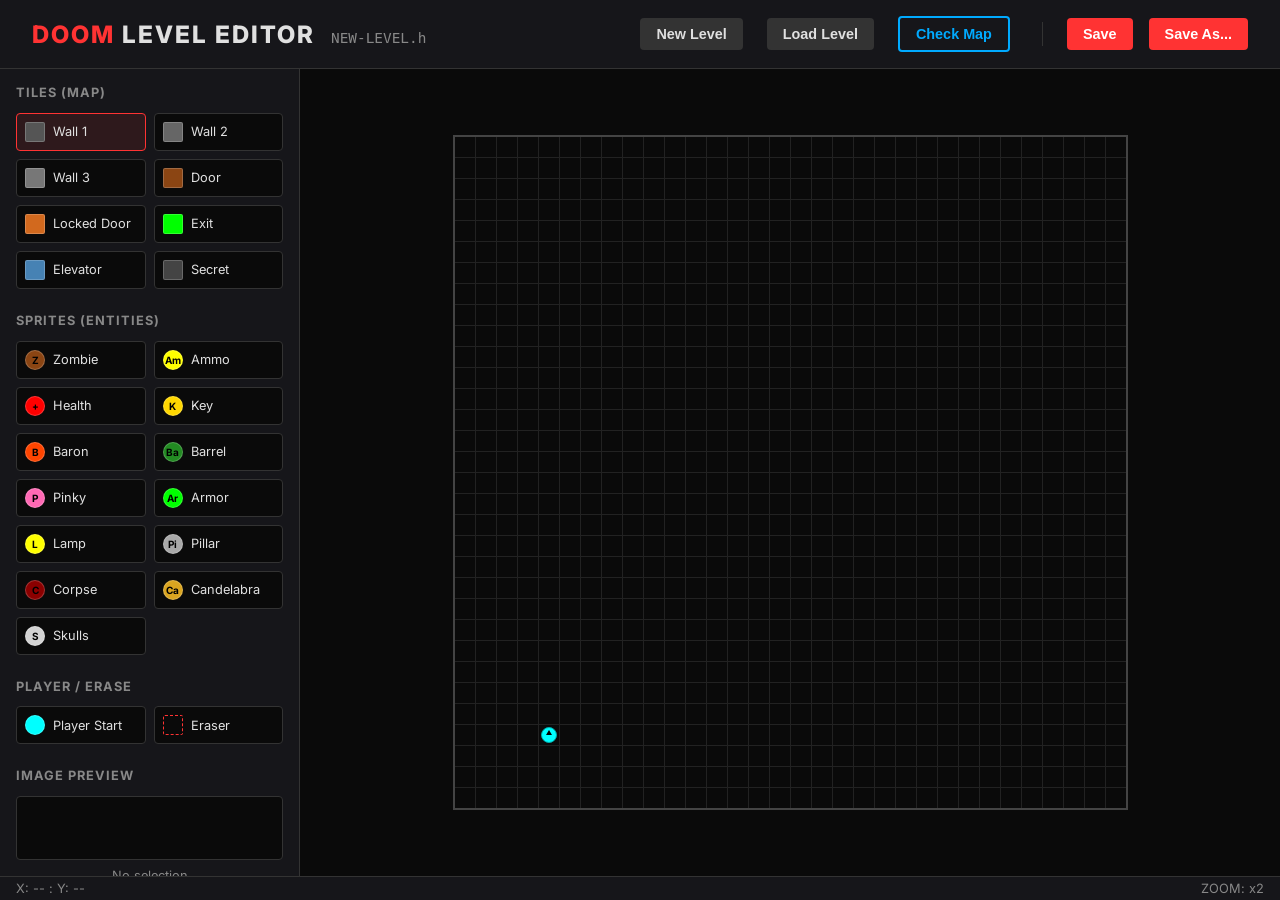
<file: tools/doom-editor/index.html>
<!DOCTYPE html>
<html lang="en">
<head>
    <meta charset="UTF-8">
    <meta name="viewport" content="width=device-width, initial-scale=1.0">
    <title>E-OS DOOM Level Editor</title>
    <link rel="stylesheet" href="style.css?v=5">
    <link href="https://fonts.googleapis.com/css2?family=Inter:wght@400;600;800&display=swap" rel="stylesheet">
</head>
<body>
    <div class="app-container">
        <!-- Header -->
        <header class="header">
            <div style="display: flex; align-items: baseline; gap: 1rem;">
                <h1><span class="highlight">DOOM</span> LEVEL EDITOR</h1>
                <span id="current-filename" style="color: var(--text-muted); font-family: monospace; font-size: 0.9rem;">NEW-LEVEL.h</span>
            </div>
            <div class="actions" style="display: flex; align-items: center; gap: 1rem;">
                <button id="btn-new" class="btn btn-secondary">New Level</button>
                <button id="btn-load" class="btn btn-secondary">Load Level</button>
                <button id="btn-check-map" class="btn btn-secondary" style="background-color: transparent; color: var(--accent-blue); border: 2px solid var(--accent-blue); font-weight: bold;">Check Map</button>
                <div style="width: 1px; height: 24px; background-color: var(--border-color); margin: 0 0.5rem;"></div>
                <button id="btn-save" class="btn btn-primary" disabled>Save</button>
                <button id="btn-save-as" class="btn btn-primary">Save As...</button>
            </div>
        </header>

        <!-- Main Content -->
        <main class="main-content" style="position: relative;">
            <!-- Left Sidebar: Tools & Palette -->
            <aside class="sidebar">
                <div class="panel">
                    <h2>Tiles (Map)</h2>
                    <div class="palette-grid" id="tile-palette">
                        <!-- Populated by JS -->
                    </div>
                </div>

                <div class="panel">
                    <h2>Sprites (Entities)</h2>
                    <div class="palette-grid" id="sprite-palette">
                        <!-- Populated by JS -->
                    </div>
                </div>

                <div class="panel">
                    <h2>Player / Erase</h2>
                    <div class="palette-grid" id="action-palette">
                        <div class="palette-item" data-action="player">
                            <div class="preview player"></div>
                            <span class="label">Player Start</span>
                        </div>
                        <div class="palette-item" data-action="erase">
                            <div class="preview erase"></div>
                            <span class="label">Eraser</span>
                        </div>
                    </div>
                </div>

                <div class="panel">
                    <h2>Image Preview</h2>
                    <div id="image-preview-box" style="width: 100%; height: 64px; background-color: var(--bg-main); border: 1px solid var(--border-color); background-size: contain; background-repeat: no-repeat; background-position: center; border-radius: 4px; image-rendering: pixelated;">
                    </div>
                    <div id="image-preview-name" style="text-align: center; margin-top: 0.5rem; font-size: 0.8rem; color: var(--text-muted); min-height: 1rem;">No selection</div>
                </div>

            </aside>

            <!-- Center: Editor Grid -->
            <section class="editor-area">
                <div class="canvas-wrapper">
                    <div id="grid-container" class="grid-container" style="position: relative;">
                        <!-- 32x32 cells injected by JS -->
                        <!-- SVG Overlay for drawing lines -->
                        <svg id="link-svg" style="position: absolute; top: 0; left: 0; width: 100%; height: 100%; pointer-events: none; z-index: 50;"></svg>
                    </div>
                </div>
            </section>
            
            <div id="minimap-container" style="position: absolute; top: 1rem; right: 1rem; opacity: 0.8; display: none; z-index: 100; transition: opacity 0.2s;">
                <canvas id="minimap" width="256" height="256" style="width: 256px; height: 256px; border: 2px solid var(--border-color); background-color: rgba(0,0,0,0.8); cursor: crosshair; border-radius: 8px; box-shadow: 0 8px 16px rgba(0,0,0,0.8);"></canvas>
            </div>
        </main>
        
        <!-- Footer Status Bar -->
        <footer class="footer" style="display: flex; justify-content: space-between; align-items: center; padding: 0.25rem 1rem; background-color: var(--bg-panel); border-top: 1px solid var(--border-color); font-size: 0.8rem; color: var(--text-muted);">
            <div id="footer-coords">X: -- : Y: --</div>
            <div id="footer-zoom">ZOOM: x2</div>
        </footer>
    </div>

    <!-- Modals Removed -->
    <script src="main.js?v=23"></script>
</body>
</html>
</file>
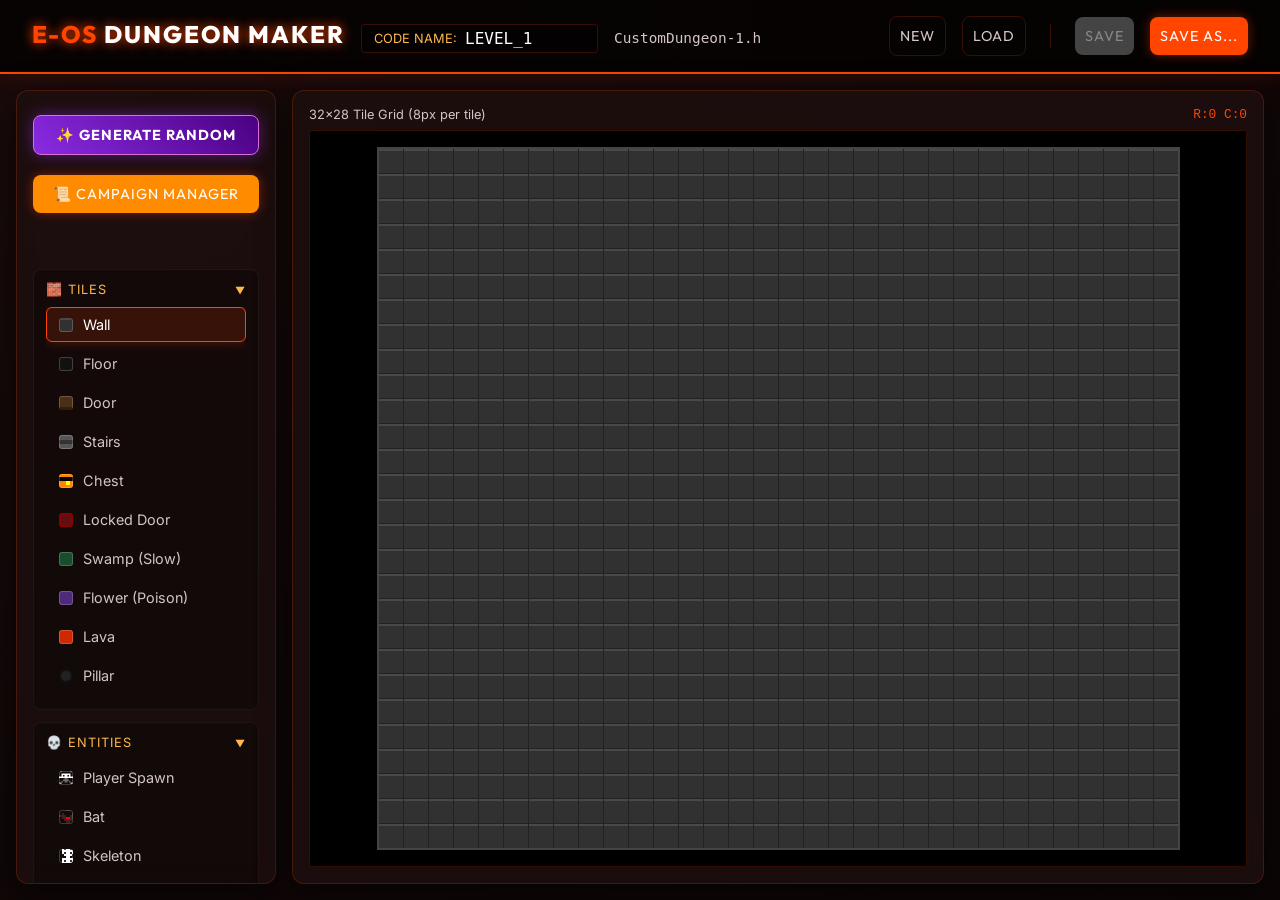
<file: tools/dungeon-editor/index.html>
<!DOCTYPE html>
<html lang="en">
<head>
    <meta charset="UTF-8">
    <meta name="viewport" content="width=device-width, initial-scale=1.0">
    <title>Dungeon Maker</title>
    <link rel="stylesheet" href="style.css">
    <link href="https://fonts.googleapis.com/css2?family=Outfit:wght@400;600;800&family=Inter:wght@400;500&display=swap" rel="stylesheet">
</head>
<body>

<header>
    <div class="header-inner" style="display: flex; justify-content: space-between; align-items: center; width: 100%;">
        <div style="display: flex; align-items: baseline; gap: 1rem;">
            <h1><span>E-OS</span> DUNGEON MAKER</h1>
            <div style="display: flex; align-items: center; gap: 8px; background: rgba(0,0,0,0.5); padding: 4px 12px; border-radius: 4px; border: 1px solid var(--border);">
                <span style="font-size: 0.8rem; color: var(--accent);">CODE NAME:</span>
                <input type="text" id="levelCodeName" value="LEVEL_1" style="background: transparent; border: none; color: #fff; font-family: monospace; font-size: 1rem; width: 120px; outline: none; text-transform: uppercase;">
            </div>
            <span id="current-filename" style="color: var(--text); font-family: monospace; font-size: 0.9rem;">CustomDungeon-1.h</span>
        </div>
        <div class="actions" style="display: flex; align-items: center; gap: 1rem;">
            <button id="btn-new" class="action-btn btn-secondary">New</button>
            <button id="btn-load" class="action-btn btn-secondary">Load</button>
            <div style="width: 1px; height: 24px; background-color: var(--border); margin: 0 0.5rem;"></div>
            <button id="btn-save" class="action-btn btn-primary" disabled>Save</button>
            <button id="btn-save-as" class="action-btn btn-primary">Save As...</button>
        </div>
    </div>
</header>

<div class="container">
    <!-- TOOLBAR -->
    <div class="panel toolbar">
        
        <button id="btn-generate" class="action-btn btn-magic">✨ Generate Random</button>
        <button id="btn-campaign-mgr" class="action-btn btn-primary" style="background:#ff8c00;">📜 Campaign Manager</button>
        <div style="height: 1px; background-color: var(--border); margin: 16px 0;"></div>

        <div class="tool-group">
            <button class="accordion active">🧱 Tiles</button>
            <div class="accordion-content" style="display: flex;">
                <button class="brush-btn active" data-type="tile" data-val="0"><div class="color-dot tile-0"></div> Wall</button>
                <button class="brush-btn" data-type="tile" data-val="1"><div class="color-dot tile-1"></div> Floor</button>
                <button class="brush-btn" data-type="tile" data-val="2"><div class="color-dot tile-2"></div> Door</button>
                <button class="brush-btn" data-type="tile" data-val="3"><div class="color-dot tile-3"></div> Stairs</button>
                <button class="brush-btn" data-type="tile" data-val="4"><div class="color-dot tile-4"></div> Chest</button>
                <button class="brush-btn" data-type="tile" data-val="5"><div class="color-dot tile-5"></div> Locked Door</button>
                <button class="brush-btn" data-type="tile" data-val="6"><div class="color-dot tile-6"></div> Swamp (Slow)</button>
                <button class="brush-btn" data-type="tile" data-val="7"><div class="color-dot tile-7"></div> Flower (Poison)</button>
                <button class="brush-btn" data-type="tile" data-val="8"><div class="color-dot tile-8"></div> Lava</button>
                <button class="brush-btn" data-type="tile" data-val="9"><div class="color-dot tile-9"></div> Pillar</button>
            </div>
        </div>

        <div class="tool-group">
            <button class="accordion active">💀 Entities</button>
            <div class="accordion-content" style="display: flex;">
                <button class="brush-btn" data-type="player" data-val="99"><div class="color-dot" style="background-image: var(--spr-player); background-size: cover;"></div> Player Spawn</button>
                <button class="brush-btn" data-type="enemy" data-val="1"><div class="color-dot" style="background-image: var(--spr-bat); background-size: cover;"></div> Bat</button>
                <button class="brush-btn" data-type="enemy" data-val="2"><div class="color-dot" style="background-image: var(--spr-skeleton); background-size: cover;"></div> Skeleton</button>
                <button class="brush-btn" data-type="enemy" data-val="3"><div class="color-dot" style="background-image: var(--spr-goblin); background-size: cover;"></div> Goblin</button>
                
                <h4 style="margin-top: 10px; font-size: 0.8rem; color: var(--accent);">BOSSES (2x2)</h4>
                <button class="brush-btn" data-type="enemy" data-val="4"><div class="color-dot" style="background-image: var(--spr-dragon); background-size: cover;"></div> Dragon</button>
                <button class="brush-btn" data-type="enemy" data-val="5"><div class="color-dot" style="background-image: var(--spr-lich); background-size: cover;"></div> Lich</button>
                <button class="brush-btn" data-type="enemy" data-val="6"><div class="color-dot" style="background-image: var(--spr-golem); background-size: cover;"></div> Golem</button>
            </div>
        </div>

        <button class="action-btn btn-danger" id="clearBtn">🗑️ Clear Map</button>
        <button class="action-btn btn-secondary" id="fillFloorBtn">🌍 Fill Floor</button>
    </div>

    <!-- EDITOR GRID -->
    <div class="panel grid-panel" style="flex: 1; display: flex; flex-direction: column; overflow: hidden; position: relative;">
        <div class="editor-header">
            <span>32x28 Tile Grid (8px per tile)</span>
            <span class="coords" id="coordsDisplay">R:0 C:0</span>
        </div>
        
        <div class="grid-scroll" style="overflow: auto; flex: 1; background: #000; border: 1px solid var(--border); border-radius: 4px; display: flex; justify-content: center; align-items: center; position: relative;">
            <div id="grid-container" style="position: relative;">
                <!-- JS WILL INJECT DIVS HERE -->
            </div>
        </div>
    </div>
</div>

<div id="floatingTooltip" style="position:fixed; pointer-events:none; display:none; background:rgba(0,0,0,0.85); color:var(--accent); padding:4px 8px; border-radius:4px; font-size:12px; z-index:1000; border:1px solid var(--border); box-shadow:0 4px 6px rgba(0,0,0,0.5);"></div>

<!-- CAMPAIGN MANAGER MODAL -->
<div id="campaign-modal" style="display:none; position:fixed; top:0; left:0; width:100%; height:100%; background:rgba(0,0,0,0.8); z-index:2000; justify-content:center; align-items:center;">
    <div style="background:var(--panel-bg); padding:24px; border-radius:12px; border:2px solid var(--primary); width:400px; box-shadow:0 10px 40px rgba(0,0,0,0.8);">
        <h2 style="margin-bottom: 16px; color:var(--primary); font-family:'Outfit', sans-serif;">📜 Campaign Manager</h2>
        <p style="font-size:0.9rem; margin-bottom:16px;">Map your levels to floors. Save the exported <code>Campaign.h</code> in the <code>dungeon/data/</code> folder along with your level <code>.h</code> files.</p>
        
        <div id="campaign-list" style="max-height: 300px; overflow-y:auto; margin-bottom: 16px; display:flex; flex-direction:column; gap:8px;">
            <!-- Rows injected by JS -->
        </div>

        <button id="btn-add-floor" class="action-btn btn-secondary" style="width:100%; margin-bottom:16px;">+ Add Floor</button>
        
        <div style="display:flex; justify-content:space-between; gap:16px;">
            <button id="btn-close-campaign" class="action-btn btn-secondary" style="flex:1;">Cancel</button>
            <button id="btn-export-campaign" class="action-btn btn-primary" style="flex:1;">Export Campaign.h</button>
        </div>
    </div>
</div>

<script src="main.js"></script>
</body>
</html>
</file>
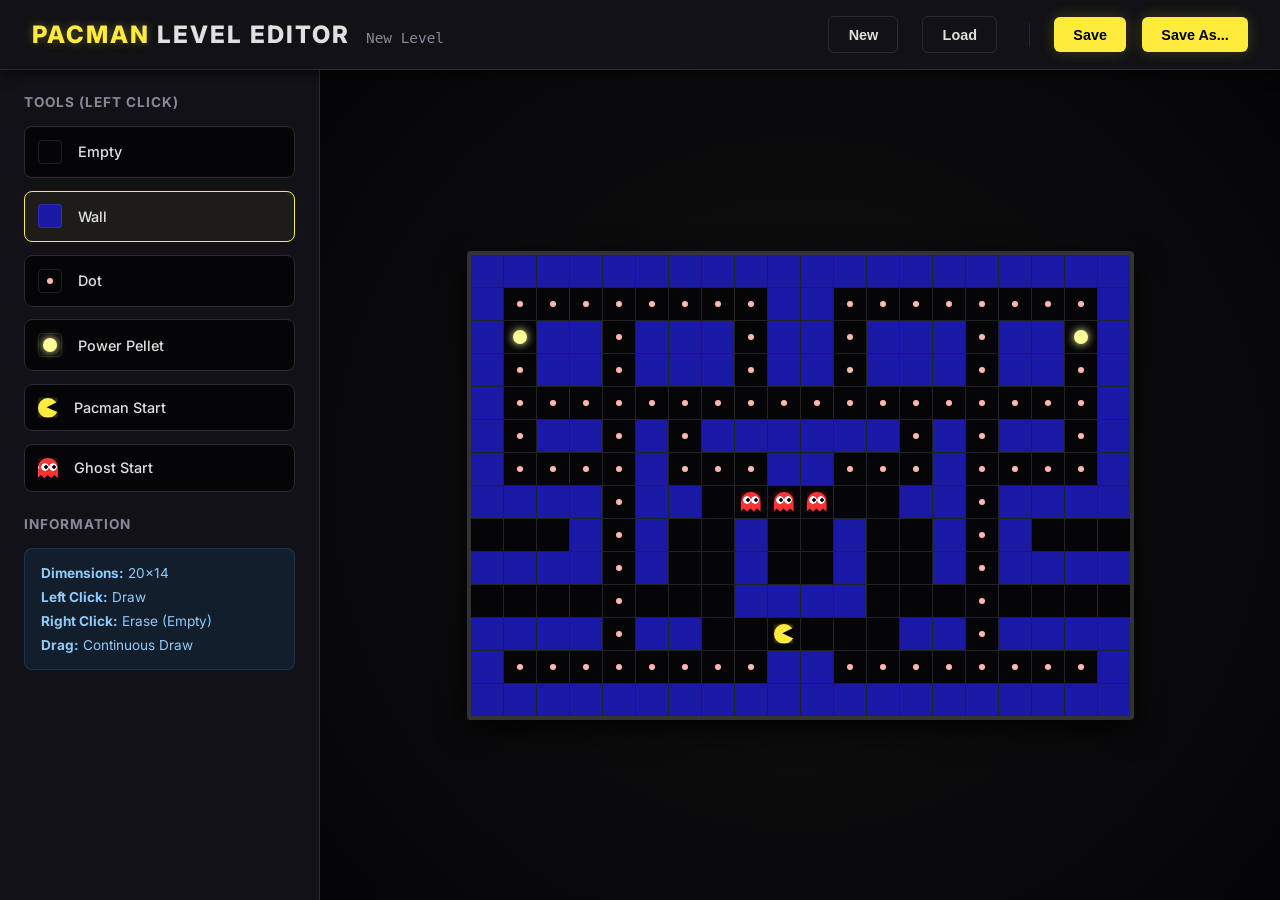
<file: tools/pacman-editor/index.html>
<!DOCTYPE html>
<html lang="en">
<head>
    <meta charset="UTF-8">
    <meta name="viewport" content="width=device-width, initial-scale=1.0">
    <title>Pacman Level Editor</title>
    <link rel="stylesheet" href="style.css">
    <link href="https://fonts.googleapis.com/css2?family=Inter:wght@400;600;800&display=swap" rel="stylesheet">
</head>
<body>
    <div class="app-container">
        <header class="header">
            <div style="display: flex; align-items: baseline; gap: 1rem;">
                <h1><span class="highlight">PACMAN</span> LEVEL EDITOR</h1>
                <span id="current-filename" style="color: var(--text-muted); font-family: monospace; font-size: 0.9rem;">Level-X.h</span>
            </div>
            <div class="actions" style="display: flex; align-items: center; gap: 1rem;">
                <button id="btn-new" class="btn btn-secondary">New</button>
                <button id="btn-load" class="btn btn-secondary">Load</button>
                <div style="width: 1px; height: 24px; background-color: var(--border-color); margin: 0 0.5rem;"></div>
                <button id="btn-save" class="btn btn-primary" disabled>Save</button>
                <button id="btn-save-as" class="btn btn-primary">Save As...</button>
            </div>
        </header>

        <div class="main-content">
            <aside class="sidebar">
                <div class="panel">
                    <h2>Tools (Left Click)</h2>
                    <div class="palette-grid" id="palette">
                        <!-- Palette items injected by JS -->
                    </div>
                    
                    <h2 style="margin-top: 1.5rem;">Information</h2>
                    <div class="info-box">
                        <p><strong>Dimensions:</strong> 20x14</p>
                        <p><strong>Left Click:</strong> Draw</p>
                        <p><strong>Right Click:</strong> Erase (Empty)</p>
                        <p><strong>Drag:</strong> Continuous Draw</p>
                    </div>
                </div>

            </aside>

            <main class="editor-area">
                <div class="canvas-wrapper">
                    <div class="grid-container" id="grid">
                        <!-- Grid injected by JS -->
                    </div>
                </div>
            </main>
        </div>
    </div>
    
    <!-- Modal for feedback (copied to clipboard etc) -->
    <div id="toast" class="toast">Code copié !</div>

    <script src="main.js"></script>
</body>
</html>
</file>
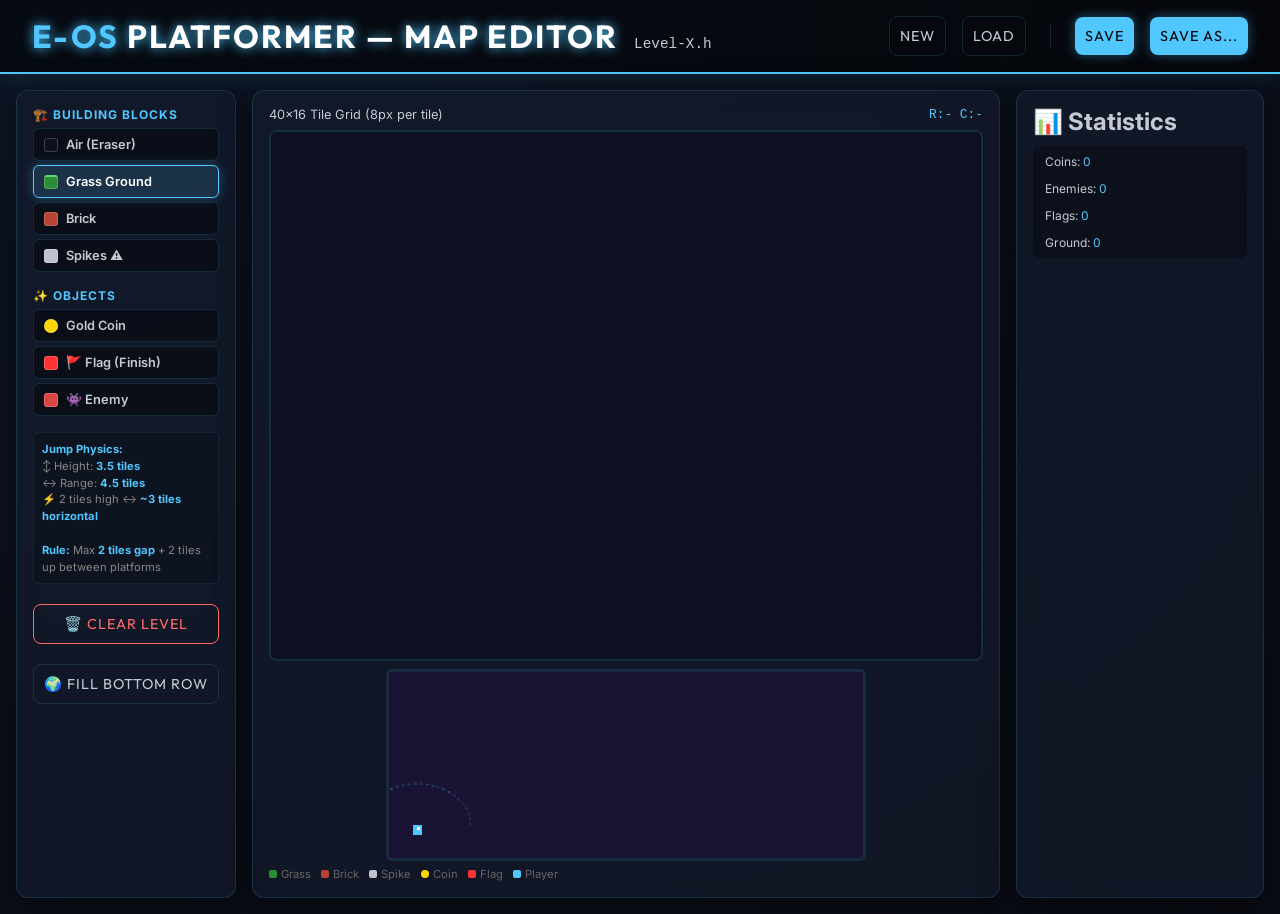
<file: tools/platformer-editor/index.html>
<!DOCTYPE html>
<html lang="en">
<head>
    <meta charset="UTF-8">
    <meta name="viewport" content="width=device-width, initial-scale=1.0">
    <title>E-OS Platformer — Map Editor</title>
    <link href="https://fonts.googleapis.com/css2?family=Inter:wght@400;600;800&family=Outfit:wght@700&display=swap" rel="stylesheet">
    <link rel="stylesheet" href="style.css">
</head>
<body>

<header>
    <div class="header-inner" style="display: flex; justify-content: space-between; align-items: center; width: 100%;">
        <div style="display: flex; align-items: baseline; gap: 1rem;">
            <h1><span>E-OS</span> PLATFORMER — MAP EDITOR</h1>
            <span id="current-filename" style="color: var(--text); font-family: monospace; font-size: 0.9rem;">Level-X.h</span>
        </div>
        <div class="actions" style="display: flex; align-items: center; gap: 1rem;">
            <button id="btn-new" class="action-btn btn-secondary">New</button>
            <button id="btn-load" class="action-btn btn-secondary">Load</button>
            <div style="width: 1px; height: 24px; background-color: var(--border); margin: 0 0.5rem;"></div>
            <button id="btn-save" class="action-btn btn-primary" disabled>Save</button>
            <button id="btn-save-as" class="action-btn btn-primary">Save As...</button>
        </div>
    </div>
</header>

<div class="container">
    <!-- TOOLBAR -->
    <div class="panel toolbar">

        <div class="tool-group">
            <h3>🏗️ Building Blocks</h3>
            <button class="brush-btn" data-val="0"><div class="color-dot" style="background:#0d1020;"></div> Air (Eraser)</button>
            <button class="brush-btn active" data-val="1"><div class="color-dot" style="background:#2d8c37;border-top:2px solid #5dda6a;"></div> Grass Ground</button>
            <button class="brush-btn" data-val="2"><div class="color-dot" style="background:#b84332;"></div> Brick</button>
            <button class="brush-btn" data-val="3"><div class="color-dot" style="background:#c0c0d0;"></div> Spikes ⚠️</button>
        </div>

        <div class="tool-group">
            <h3>✨ Objects</h3>
            <button class="brush-btn" data-val="4"><div class="color-dot" style="background:#ffd700; border-radius:50%;"></div> Gold Coin</button>
            <button class="brush-btn" data-val="5"><div class="color-dot" style="background:#ff3333;"></div> 🚩 Flag (Finish)</button>
            <button class="brush-btn" data-val="6"><div class="color-dot" style="background:#dd4444;"></div> 👾 Enemy</button>
        </div>

        <div class="jump-helper">
            <strong>Jump Physics:</strong><br>
            ↕ Height: <strong>3.5 tiles</strong><br>
            ↔ Range: <strong>4.5 tiles</strong><br>
            ⚡ 2 tiles high ↔ <strong>~3 tiles horizontal</strong><br>
            <br>
            <strong>Rule:</strong> Max <strong>2 tiles gap</strong> + 2 tiles up between platforms
        </div>

        <button class="action-btn btn-danger" id="clearBtn">🗑️ Clear Level</button>
        <button class="action-btn btn-secondary" id="fillGroundBtn">🌍 Fill Bottom Row</button>
    </div>

    <!-- EDITOR GRID -->
    <div class="panel editor-panel">
        <div class="editor-header">
            <span>40×16 Tile Grid (8px per tile)</span>
            <span class="coords" id="coordDisplay">R:- C:-</span>
        </div>
        <div class="grid-scroll">
            <div class="grid-wrapper">
                <div id="grid" class="grid"></div>
            </div>
        </div>
        <div style="margin-top:8px;">
            <canvas id="previewCanvas" width="320" height="128"></canvas>
            <div class="preview-legend">
                <span><div class="legend-dot" style="background:#2d8c37;"></div> Grass</span>
                <span><div class="legend-dot" style="background:#b84332;"></div> Brick</span>
                <span><div class="legend-dot" style="background:#c0c0d0;"></div> Spike</span>
                <span><div class="legend-dot" style="background:#ffd700;border-radius:50%;"></div> Coin</span>
                <span><div class="legend-dot" style="background:#ff3333;"></div> Flag</span>
                <span><div class="legend-dot" style="background:#50c8ff;"></div> Player</span>
            </div>
        </div>
    </div>

    <!-- STATS -->
    <div class="panel output-panel" style="flex: 0.3;">
        <h2>📊 Statistics</h2>
        <div class="stats-bar" id="statsBar" style="flex-direction: column;">
            <span>Coins: <span class="stat" id="statCoins">0</span></span>
            <span>Enemies: <span class="stat" id="statEnemies">0</span></span>
            <span>Flags: <span class="stat" id="statFlags">0</span></span>
            <span>Ground: <span class="stat" id="statGround">0</span></span>
        </div>
    </div>
</div>

<script src="main.js"></script>
</body>
</html>
</file>
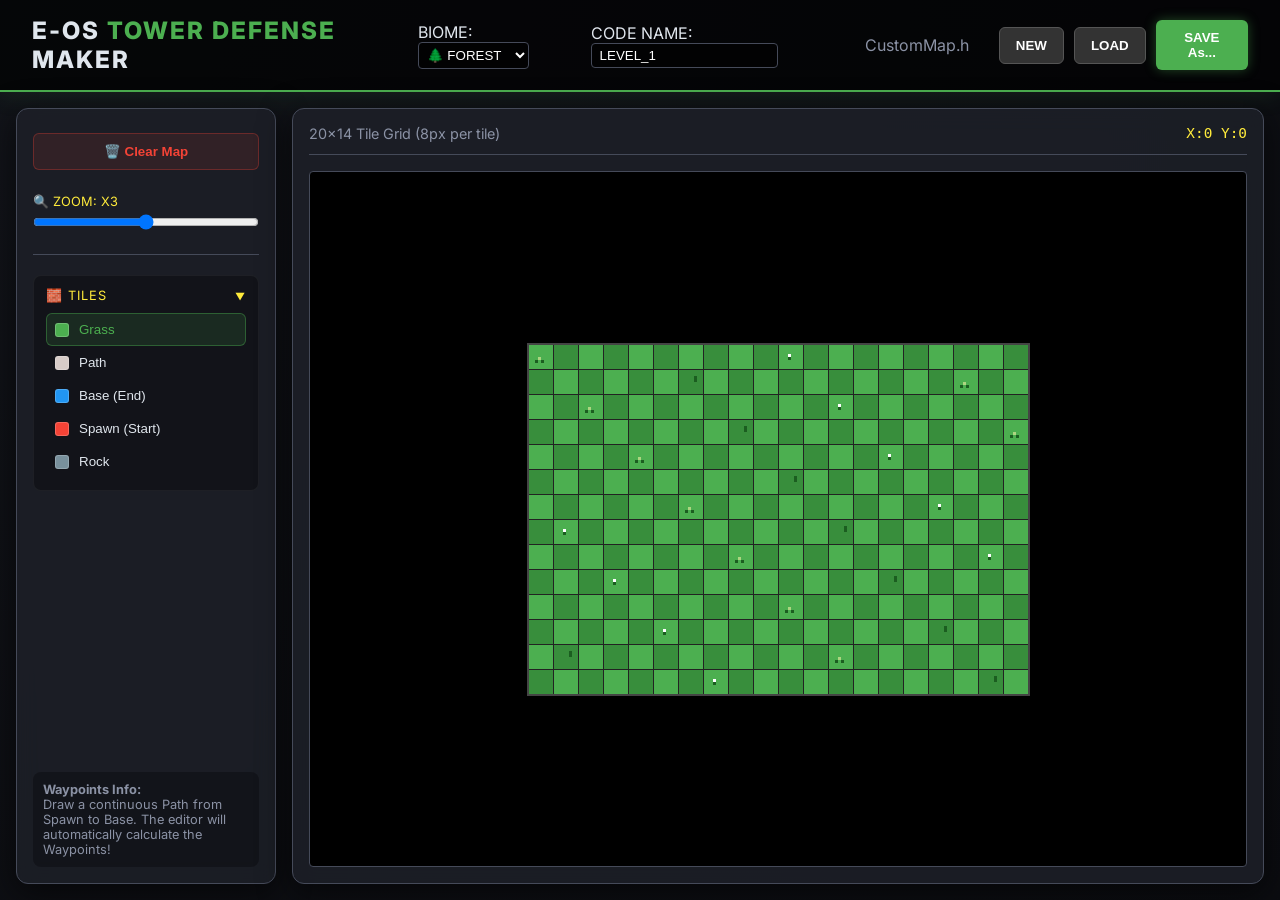
<file: tools/towerdefense-editor/index.html>
<!DOCTYPE html>
<html lang="en">
<head>
    <meta charset="UTF-8">
    <meta name="viewport" content="width=device-width, initial-scale=1.0">
    <title>E-OS Tower Defense Maker</title>
    <link href="https://fonts.googleapis.com/css2?family=Inter:wght@400;600;800&display=swap" rel="stylesheet">
    <link rel="stylesheet" href="style.css">
</head>
<body>

<header>
    <div style="display: flex; justify-content: space-between; align-items: center; width: 100%;">
        <h1>E-OS <span>TOWER DEFENSE</span> MAKER</h1>
        <div style="display: flex; gap: 10px; align-items: center;">
            <label style="color: var(--text);">BIOME: 
                <select id="biome-select" style="background: rgba(0,0,0,0.5); border: 1px solid var(--border); color: #fff; padding: 4px; border-radius: 4px; outline: none;">
                    <option value="forest">🌲 FOREST</option>
                    <option value="frozen">❄️ FROZEN</option>
                    <option value="inferno">🔥 INFERNO</option>
                </select>
            </label>
            <label style="color: var(--text); margin-left: 10px;">CODE NAME: <input type="text" id="level-name" value="LEVEL_1" style="background: rgba(0,0,0,0.5); border: 1px solid var(--border); color: #fff; padding: 4px 8px; border-radius: 4px;"></label>
            <span id="current-filename" style="color: var(--text-dim); margin-right: 20px;">CustomMap.h</span>
            <button id="btn-new" class="action-btn btn-secondary">NEW</button>
            <button id="btn-load" class="action-btn btn-secondary">LOAD</button>
            <button id="btn-save-as" class="action-btn btn-primary">SAVE As...</button>
        </div>
    </div>
</header>

<div class="container">
    <!-- TOOLBAR -->
    <div class="panel toolbar">
        
        <button id="btn-clear" class="action-btn btn-danger">🗑️ Clear Map</button>

        <div style="margin-top: 8px;">
            <label style="font-size: 0.8rem; color: var(--accent); text-transform: uppercase;">🔍 Zoom: <span id="zoom-val">x3</span></label>
            <input type="range" id="zoom-slider" min="8" max="40" step="8" value="24" style="width: 100%; margin-top: 4px;">
        </div>

        <div style="height: 1px; background-color: var(--border); margin: 8px 0;"></div>

        <div class="tool-group">
            <button class="accordion active">🧱 Tiles</button>
            <div class="accordion-content" style="display: flex;">
                <button class="brush-btn active" data-type="tile" data-val="0"><div class="color-dot tile-0"></div> Grass</button>
                <button class="brush-btn" data-type="tile" data-val="1"><div class="color-dot tile-1"></div> Path</button>
                <button class="brush-btn" data-type="tile" data-val="3"><div class="color-dot tile-3"></div> Base (End)</button>
                <button class="brush-btn" data-type="tile" data-val="4"><div class="color-dot tile-4"></div> Spawn (Start)</button>
                <button class="brush-btn" data-type="tile" data-val="5"><div class="color-dot tile-5"></div> Rock</button>
            </div>
        </div>

        <div class="info-box" style="margin-top:auto; font-size:0.8rem; color:var(--text-dim); padding:10px; background:rgba(0,0,0,0.3); border-radius:8px;">
            <strong>Waypoints Info:</strong><br>
            Draw a continuous Path from Spawn to Base. The editor will automatically calculate the Waypoints!
        </div>
    </div>

    <!-- EDITOR GRID -->
    <div class="panel grid-panel" style="flex: 1; display: flex; flex-direction: column; overflow: hidden; position: relative;">
        <div class="editor-header">
            <span>20x14 Tile Grid (8px per tile)</span>
            <span class="coords" id="coordsDisplay">X:0 Y:0</span>
        </div>
        
        <div class="grid-scroll" style="overflow: auto; flex: 1; background: #000; border: 1px solid var(--border); border-radius: 4px; display: flex; justify-content: center; align-items: center; position: relative;">
            <div id="grid-container" style="position: relative;">
                <!-- JS WILL INJECT DIVS HERE -->
            </div>
        </div>
    </div>
</div>

<script src="main.js"></script>
</body>
</html>
</file>
<file: tools/doom-editor/style.css>
:root {
    --bg-main: #0a0a0a;
    --bg-panel: #16161a;
    --bg-panel-hover: #1f1f24;
    --text-main: #e0e0e0;
    --text-muted: #888888;
    --accent-red: #ff3333;
    --accent-red-hover: #ff5555;
    --accent-blue: #00aaff;
    --accent-blue-hover: #33bbff;
    --border-color: #333333;
    
    /* Tile Colors */
    --c-empty: #0a0a0a;
    --c-wall1: #555555;
    --c-wall2: #666666;
    --c-wall3: #777777;
    --c-wall4: #888888;
    --c-wall5: #999999;
    --c-door:  #8b4513;
    --c-lock:  #ffd700;
    --c-exit:  #00ff00;
    --c-elev:  #4682b4;
    --c-secr:  #333333;

    /* Grid layout constants */
    --grid-size: 32;
    --cell-size: 20px;
}

* {
    box-sizing: border-box;
    margin: 0;
    padding: 0;
}

body {
    font-family: 'Inter', sans-serif;
    background-color: var(--bg-main);
    color: var(--text-main);
    display: flex;
    flex-direction: column;
    height: 100vh;
    overflow: hidden;
}

.app-container {
    display: flex;
    flex-direction: column;
    height: 100%;
}

.header {
    display: flex;
    justify-content: space-between;
    align-items: center;
    padding: 1rem 2rem;
    background-color: var(--bg-panel);
    border-bottom: 1px solid var(--border-color);
}

.header h1 {
    font-size: 1.5rem;
    font-weight: 800;
    letter-spacing: 2px;
}

.header .highlight {
    color: var(--accent-red);
}

.btn {
    padding: 0.5rem 1rem;
    border: none;
    border-radius: 4px;
    font-size: 0.9rem;
    font-weight: 600;
    cursor: pointer;
    transition: all 0.2s ease;
}

.btn-primary {
    background-color: var(--accent-red);
    color: white;
}

.btn-primary:hover {
    background-color: var(--accent-red-hover);
    transform: translateY(-1px);
}

.btn-secondary {
    background-color: var(--border-color);
    color: var(--text-main);
    margin-right: 0.5rem;
}

.btn-secondary:hover {
    background-color: #444;
}

.main-content {
    display: flex;
    flex: 1;
    overflow: hidden;
}

.sidebar {
    width: 300px;
    background-color: var(--bg-panel);
    border-right: 1px solid var(--border-color);
    overflow-y: auto;
    display: flex;
    flex-direction: column;
    padding: 1rem;
    gap: 1.5rem;
    
    /* Hide scrollbar */
    -ms-overflow-style: none;  /* IE and Edge */
    scrollbar-width: none;  /* Firefox */
}

.sidebar::-webkit-scrollbar {
    display: none;
}

.panel h2 {
    font-size: 0.8rem;
    text-transform: uppercase;
    color: var(--text-muted);
    margin-bottom: 0.8rem;
    letter-spacing: 1px;
}

.palette-grid {
    display: grid;
    grid-template-columns: repeat(2, 1fr);
    gap: 0.5rem;
}

.palette-item {
    display: flex;
    align-items: center;
    gap: 0.5rem;
    padding: 0.5rem;
    background-color: var(--bg-main);
    border: 1px solid var(--border-color);
    border-radius: 4px;
    cursor: pointer;
    transition: all 0.2s;
}

.palette-item:hover {
    background-color: var(--bg-panel-hover);
}

.palette-item.active {
    border-color: var(--accent-red);
    background-color: rgba(255, 51, 51, 0.1);
}

.palette-item .preview {
    width: 20px;
    height: 20px;
    border: 1px solid rgba(255,255,255,0.2);
    border-radius: 2px;
}

.palette-item .label {
    font-size: 0.8rem;
    white-space: nowrap;
    overflow: hidden;
    text-overflow: ellipsis;
}

/* Custom Preview Colors for Sprites */
.sprite-preview {
    border-radius: 50% !important; /* Sprites are circles */
    display: flex;
    align-items: center;
    justify-content: center;
    font-size: 10px;
    font-weight: bold;
    color: #000;
}
.player { background-color: #00ffff; border-radius: 50% !important; }
.erase { background-color: transparent; border: 1px dashed var(--accent-red) !important; }

/* Player Direction Indicator */
.player-start::after {
    content: '';
    position: absolute;
    width: 0; height: 0;
    border-left: 3px solid transparent;
    border-right: 3px solid transparent;
    border-bottom: 5px solid #000;
}
.player-start[data-dir="N"]::after { top: 2px; }
.player-start[data-dir="S"]::after { bottom: 2px; transform: rotate(180deg); }
.player-start[data-dir="E"]::after { right: 2px; transform: rotate(90deg); }
.player-start[data-dir="W"]::after { left: 2px; transform: rotate(270deg); }

.leak-warning {
    background-color: var(--accent-red) !important;
    animation: blink 1s infinite;
}
@keyframes blink {
    50% { opacity: 0.5; }
}


.editor-area {
    flex: 1;
    display: flex; /* Use flex but don't center here, let margin:auto do it safely */
    background-color: var(--bg-main);
    overflow: hidden; /* Hide scrollbars, panning will be done via right-click */
    position: relative;
}

.canvas-wrapper {
    margin: auto; /* Safe centering, won't cut off top/left when overflowing */
    padding: 2rem;
    display: flex;
    justify-content: center;
    align-items: center;
}

.grid-container {
    display: grid;
    grid-template-columns: repeat(var(--grid-size), var(--cell-size));
    grid-template-rows: repeat(var(--grid-size), var(--cell-size));
    gap: 1px;
    background-color: #222; /* grid line color */
    border: 2px solid #444;
}

.cell {
    width: var(--cell-size);
    height: var(--cell-size);
    background-color: var(--c-empty);
    position: relative;
    user-select: none;
    cursor: crosshair;
}

.cell:hover::after {
    content: '';
    position: absolute;
    top: 0; left: 0; right: 0; bottom: 0;
    background-color: transparent;
    border: 2px solid #00ff00;
    box-sizing: border-box;
    pointer-events: none;
    z-index: 20;
}

.grid-container.erase-mode .cell:hover::after {
    border-color: var(--accent-red);
}

.cell .sprite {
    position: absolute;
    top: 2px;
    left: 2px;
    right: 2px;
    bottom: 2px;
    border-radius: 50%;
    pointer-events: none;
    z-index: 10;
    display: flex;
    align-items: center;
    justify-content: center;
    font-size: 10px;
    font-weight: bold;
    color: #000;
}

.cell .sprite.player-start {
    background-color: #00ffff !important;
    border: 1px solid #00aaaa;
}
</file>
<file: tools/dungeon-editor/style.css>
:root {
    --bg-color: #0c0505;
    --panel-bg: rgba(30, 15, 15, 0.8);
    --primary: #ff4500;
    --primary-hover: #ff6347;
    --accent: #ffb84d;
    --text: #d3c5c5;
    --border: rgba(255, 69, 0, 0.2);
    --cell-size: 24px;
}

* { box-sizing: border-box; margin: 0; padding: 0; }

body {
    background: radial-gradient(ellipse at top left, #1a0b0b, var(--bg-color));
    color: var(--text);
    font-family: 'Inter', sans-serif;
    height: 100vh;
    overflow: hidden;
    display: flex;
    flex-direction: column;
}

header {
    padding: 16px 32px;
    background: rgba(0,0,0,0.7);
    border-bottom: 2px solid var(--primary);
    box-shadow: 0 0 25px rgba(255, 69, 0, 0.15);
    flex-shrink: 0;
}

header h1 {
    font-family: 'Outfit', sans-serif;
    font-size: 1.5rem;
    font-weight: 800;
    color: #fff;
    letter-spacing: 2px;
    text-shadow: 0 0 12px var(--primary);
}
header h1 span { color: var(--primary); }

.container {
    display: flex;
    flex: 1;
    padding: 16px;
    gap: 16px;
    width: 100%;
    min-height: 0;
}

.panel {
    background: var(--panel-bg);
    backdrop-filter: blur(12px);
    border: 1px solid var(--border);
    border-radius: 12px;
    padding: 16px;
    box-shadow: 0 8px 32px rgba(0,0,0,0.6);
}

/* ===== TOOLBAR ===== */
.toolbar {
    width: 260px;
    display: flex;
    flex-direction: column;
    gap: 12px;
    overflow: hidden;
}

.tool-group {
    background: rgba(0,0,0,0.3);
    padding: 12px;
    border-radius: 8px;
    border: 1px solid rgba(255,255,255,0.05);
}

.accordion {
    font-family: inherit;
    background: none;
    border: none;
    width: 100%;
    text-align: left;
    font-size: 0.8rem;
    text-transform: uppercase;
    letter-spacing: 1px;
    color: var(--accent);
    cursor: pointer;
    outline: none;
    padding: 0;
    display: flex;
    justify-content: space-between;
    align-items: center;
}

.accordion::after {
    content: '▼';
    font-size: 10px;
    transition: transform 0.2s;
}

.accordion:not(.active)::after {
    transform: rotate(-90deg);
}

.accordion-content {
    display: flex;
    flex-direction: column;
    overflow: hidden;
    margin-top: 10px;
    gap: 0;
}

.brush-btn {
    display: flex;
    align-items: center;
    width: 100%;
    padding: 8px 12px;
    background: transparent;
    border: 1px solid transparent;
    color: var(--text);
    font-family: 'Inter', sans-serif;
    font-size: 0.9rem;
    cursor: pointer;
    border-radius: 6px;
    transition: all 0.2s;
    text-align: left;
    margin-bottom: 4px;
}

.brush-btn:hover {
    background: rgba(255,255,255,0.05);
}

.brush-btn.active {
    background: rgba(255, 69, 0, 0.15);
    border-color: var(--primary);
    color: #fff;
    box-shadow: 0 0 12px rgba(255, 69, 0, 0.3);
}

.color-dot {
    width: 14px; height: 14px;
    border-radius: 3px;
    border: 1px solid rgba(255,255,255,0.2);
    flex-shrink: 0;
    margin-right: 10px;
}

.action-btn {
    padding: 10px;
    border-radius: 8px;
    font-family: 'Outfit', sans-serif;
    font-size: 0.9rem;
    cursor: pointer;
    transition: all 0.15s;
    text-transform: uppercase;
    letter-spacing: 1px;
    white-space: nowrap;
}

.toolbar .action-btn {
    width: 100%;
    margin-top: 8px;
}
.btn-primary {
    background: var(--primary);
    color: #fff;
    border: none;
    box-shadow: 0 0 12px rgba(255, 69, 0, 0.4);
}
.btn-primary:hover {
    background: var(--primary-hover);
    transform: translateY(-2px);
    box-shadow: 0 0 20px rgba(255, 69, 0, 0.6);
}
.btn-primary:disabled {
    background: #444;
    color: #888;
    cursor: not-allowed;
    box-shadow: none;
    transform: none;
}
.btn-secondary {
    background: transparent;
    color: var(--text);
    border: 1px solid var(--border);
}
.btn-secondary:hover {
    background: rgba(255,255,255,0.1);
    color: #fff;
}
.btn-danger {
    background: transparent;
    color: #ff4444;
    border: 1px solid #ff4444;
}
.btn-danger:hover {
    background: rgba(255, 68, 68, 0.15);
}
.btn-magic {
    background: linear-gradient(45deg, #8a2be2, #4b0082);
    color: #fff;
    border: 1px solid #da70d6;
    box-shadow: 0 0 15px rgba(138, 43, 226, 0.5);
    font-weight: bold;
}
.btn-magic:hover {
    background: linear-gradient(45deg, #9932cc, #8a2be2);
    box-shadow: 0 0 25px rgba(138, 43, 226, 0.8);
    transform: translateY(-2px);
}

/* ===== GRID ===== */
.editor-header {
    display: flex;
    justify-content: space-between;
    align-items: center;
    margin-bottom: 8px;
    font-size: 0.8rem;
}
.editor-header .coords {
    color: var(--primary);
    font-family: 'Courier New', monospace;
}

#grid-container {
    display: grid;
    grid-template-columns: repeat(32, var(--cell-size));
    grid-template-rows: repeat(28, var(--cell-size));
    gap: 1px;
    background-color: #222; /* grid line color */
    border: 2px solid #444;
    margin: 20px;
    box-shadow: 0 0 30px rgba(0,0,0,0.8);
}

.cell {
    width: var(--cell-size);
    height: var(--cell-size);
    background-color: #555; /* Default Floor */
    cursor: crosshair;
    position: relative;
}

.cell:hover::after {
    content: '';
    position: absolute;
    top: 0; left: 0; right: 0; bottom: 0;
    background: rgba(255, 255, 255, 0.2);
    pointer-events: none;
    z-index: 10;
}

/* Tile Colors - WYSIWYG Console Style */
.tile-0 { background-color: var(--col-wall); border-top: 2px solid var(--col-wall-hl); } /* Wall */
.tile-1 { background-color: #111; } /* Floor */
.tile-2 { background-color: #4a2e15; border-bottom: 3px solid #331e0b; } /* Door */
.tile-3 { background-color: #555; background-image: repeating-linear-gradient(0deg, transparent, transparent 4px, rgba(0,0,0,0.4) 4px, rgba(0,0,0,0.4) 8px); } /* Stairs */
.tile-4 { background-color: #111; background-image: var(--spr-chest); background-repeat: no-repeat; background-position: center; } /* Chest */
.tile-5 { background-color: #601010; border: 2px solid #8b0000; } /* Locked Door */
.tile-6 { background-color: #1a4d2e; } /* Swamp */
.tile-7 { background-color: #4d2b7a; } /* Flower */
.tile-8 { background-color: #cc2900; } /* Lava */
.tile-9 { background-color: #222; border-radius: 50%; border: 2px solid #111; } /* Pillar */

/* Entities Overlays */
.entity {
    position: absolute;
    top: 0; left: 0; right: 0; bottom: 0;
    pointer-events: none;
    z-index: 5;
    background-repeat: no-repeat;
    background-position: center bottom;
}

.ent-player { background-image: var(--spr-player); }
.ent-bat { background-image: var(--spr-bat); }
.ent-skeleton { background-image: var(--spr-skeleton); }
.ent-goblin { background-image: var(--spr-goblin); }
.ent-boss-dragon { background-image: var(--spr-dragon); width: 200%; height: 200%; z-index: 6; }
.ent-boss-lich { background-image: var(--spr-lich); width: 200%; height: 200%; z-index: 6; }
.ent-boss-golem { background-image: var(--spr-golem); width: 200%; height: 200%; z-index: 6; }

@keyframes pulse {
    0% { background-color: #ff0000; }
    50% { background-color: #ff4500; }
    100% { background-color: #ff0000; }
}
</file>
<file: tools/pacman-editor/style.css>
:root {
    --bg-main: #050508;
    --bg-panel: #111116;
    --bg-panel-hover: #1c1c24;
    --text-main: #e0e0e0;
    --text-muted: #888899;
    --accent-yellow: #ffeb3b;
    --accent-yellow-hover: #ffd600;
    --accent-blue: #2196f3;
    --border-color: #2a2a35;
    
    /* Tile Colors based on Pacman */
    --c-empty: #050508;
    --c-wall: #1919a6; /* Deep blue for walls */
    --c-dot: #ffb8ae; /* Peach/pinkish for dots */
    --c-power: #ffff99; /* Bright yellow/white for power pellets */

    /* Grid layout constants */
    --grid-cols: 20;
    --grid-rows: 14;
    --cell-size: 32px;
}

* {
    box-sizing: border-box;
    margin: 0;
    padding: 0;
}

body {
    font-family: 'Inter', sans-serif;
    background-color: var(--bg-main);
    color: var(--text-main);
    display: flex;
    flex-direction: column;
    height: 100vh;
    overflow: hidden;
}

.app-container {
    display: flex;
    flex-direction: column;
    height: 100%;
}

.header {
    display: flex;
    justify-content: space-between;
    align-items: center;
    padding: 1rem 2rem;
    background-color: var(--bg-panel);
    border-bottom: 1px solid var(--border-color);
    box-shadow: 0 4px 12px rgba(0,0,0,0.5);
    z-index: 10;
}

.header h1 {
    font-size: 1.5rem;
    font-weight: 800;
    letter-spacing: 2px;
}

.header .highlight {
    color: var(--accent-yellow);
    text-shadow: 0 0 10px rgba(255, 235, 59, 0.3);
}

.btn {
    padding: 0.6rem 1.2rem;
    border: none;
    border-radius: 6px;
    font-size: 0.9rem;
    font-weight: 600;
    cursor: pointer;
    transition: all 0.2s ease;
}

.btn-primary {
    background-color: var(--accent-yellow);
    color: #000;
    box-shadow: 0 0 15px rgba(255, 235, 59, 0.2);
}

.btn-primary:hover {
    background-color: var(--accent-yellow-hover);
    transform: translateY(-2px);
    box-shadow: 0 4px 20px rgba(255, 235, 59, 0.4);
}

.btn-secondary {
    background-color: transparent;
    color: var(--text-main);
    border: 1px solid var(--border-color);
    margin-right: 0.5rem;
}

.btn-secondary:hover {
    background-color: var(--bg-panel-hover);
    border-color: var(--text-muted);
}

.main-content {
    display: flex;
    flex: 1;
    overflow: hidden;
}

.sidebar {
    width: 320px;
    background-color: var(--bg-panel);
    border-right: 1px solid var(--border-color);
    overflow-y: auto;
    display: flex;
    flex-direction: column;
    padding: 1.5rem;
    gap: 1.5rem;
    
    -ms-overflow-style: none;
    scrollbar-width: none;
}

.sidebar::-webkit-scrollbar {
    display: none;
}

.panel h2 {
    font-size: 0.85rem;
    text-transform: uppercase;
    color: var(--text-muted);
    margin-bottom: 1rem;
    letter-spacing: 1px;
}

.palette-grid {
    display: flex;
    flex-direction: column;
    gap: 0.8rem;
}

.palette-item {
    display: flex;
    align-items: center;
    gap: 1rem;
    padding: 0.8rem;
    background-color: var(--bg-main);
    border: 1px solid var(--border-color);
    border-radius: 8px;
    cursor: pointer;
    transition: all 0.2s;
}

.palette-item:hover {
    background-color: var(--bg-panel-hover);
    transform: translateX(4px);
}

.palette-item.active {
    border-color: var(--accent-yellow);
    background-color: rgba(255, 235, 59, 0.05);
}

.palette-item .preview {
    width: 24px;
    height: 24px;
    border: 1px solid rgba(255,255,255,0.1);
    border-radius: 4px;
    position: relative;
    display: flex;
    align-items: center;
    justify-content: center;
}

.palette-item .preview.wall {
    background-color: var(--c-wall);
}

.palette-item .preview.dot::after {
    content: '';
    width: 6px;
    height: 6px;
    background-color: var(--c-dot);
    border-radius: 50%;
}

.palette-item .preview.power::after {
    content: '';
    width: 14px;
    height: 14px;
    background-color: var(--c-power);
    border-radius: 50%;
    box-shadow: 0 0 8px var(--c-power);
}

.palette-item .label {
    font-size: 0.9rem;
    font-weight: 500;
}

.info-box {
    background-color: rgba(33, 150, 243, 0.1);
    border: 1px solid rgba(33, 150, 243, 0.2);
    border-radius: 8px;
    padding: 1rem;
    font-size: 0.85rem;
    color: #90caf9;
    display: flex;
    flex-direction: column;
    gap: 0.5rem;
}

.code-panel {
    display: flex;
    flex-direction: column;
    flex: 1;
}

#code-output {
    width: 100%;
    height: 250px;
    background-color: #000;
    color: #4caf50;
    border: 1px solid var(--border-color);
    border-radius: 8px;
    padding: 1rem;
    font-family: 'Courier New', Courier, monospace;
    font-size: 0.8rem;
    resize: none;
    outline: none;
}

.editor-area {
    flex: 1;
    display: flex;
    background-color: var(--bg-main);
    overflow: auto;
    position: relative;
    background-image: radial-gradient(circle at center, #111 0%, #050508 100%);
}

.canvas-wrapper {
    margin: auto;
    padding: 2rem;
    display: flex;
    justify-content: center;
    align-items: center;
}

.grid-container {
    display: grid;
    grid-template-columns: repeat(var(--grid-cols), var(--cell-size));
    grid-template-rows: repeat(var(--grid-rows), var(--cell-size));
    gap: 1px;
    background-color: #222;
    border: 4px solid #333;
    border-radius: 4px;
    box-shadow: 0 10px 30px rgba(0,0,0,0.8);
}

.cell {
    width: var(--cell-size);
    height: var(--cell-size);
    background-color: var(--c-empty);
    position: relative;
    user-select: none;
    cursor: crosshair;
    display: flex;
    align-items: center;
    justify-content: center;
    transition: background-color 0.1s;
}

.cell:hover::after {
    content: '';
    position: absolute;
    top: 0; left: 0; right: 0; bottom: 0;
    background-color: rgba(255,255,255,0.1);
    border: 1px solid rgba(255,255,255,0.5);
    box-sizing: border-box;
    pointer-events: none;
    z-index: 20;
}

.cell[data-type="1"] {
    background-color: var(--c-wall);
}

.cell[data-type="2"]::after {
    content: '';
    width: 6px;
    height: 6px;
    background-color: var(--c-dot);
    border-radius: 50%;
    position: absolute;
}

.cell[data-type="3"]::after {
    content: '';
    width: 14px;
    height: 14px;
    background-color: var(--c-power);
    border-radius: 50%;
    box-shadow: 0 0 8px var(--c-power);
    position: absolute;
}

.cell[data-type="4"]::after, .preview.pacman-spawn {
    content: '';
    width: 20px;
    height: 20px;
    background-color: #ffeb3b;
    border-radius: 50%;
    position: absolute;
    box-shadow: 0 0 10px rgba(255, 235, 59, 0.5);
    clip-path: polygon(100% 74%, 44% 48%, 100% 21%, 100% 0, 74% 0, 0 0, 0 100%, 100% 100%);
}
.preview.pacman-spawn {
    position: static;
}

.cell[data-type="5"]::after, .preview.ghost-spawn {
    content: '';
    width: 20px;
    height: 20px;
    background: 
        radial-gradient(circle at 7px 8px, #000 1.5px, transparent 2px),
        radial-gradient(circle at 15px 8px, #000 1.5px, transparent 2px),
        radial-gradient(circle at 6px 8px, #fff 3.5px, transparent 4px),
        radial-gradient(circle at 14px 8px, #fff 3.5px, transparent 4px),
        #ff3333;
    border-radius: 10px 10px 0 0;
    position: absolute;
    box-shadow: 0 0 10px rgba(255, 51, 51, 0.5);
    clip-path: polygon(0% 0%, 100% 0%, 100% 100%, 83% 85%, 66% 100%, 50% 85%, 33% 100%, 16% 85%, 0% 100%);
}
.preview.ghost-spawn {
    position: static;
}

.toast {
    position: fixed;
    bottom: 2rem;
    left: 50%;
    transform: translateX(-50%) translateY(100px);
    background-color: var(--accent-blue);
    color: white;
    padding: 0.8rem 1.5rem;
    border-radius: 30px;
    font-weight: 600;
    box-shadow: 0 4px 15px rgba(33, 150, 243, 0.4);
    transition: transform 0.3s cubic-bezier(0.175, 0.885, 0.32, 1.275);
    opacity: 0;
    pointer-events: none;
    z-index: 1000;
}

.toast.show {
    transform: translateX(-50%) translateY(0);
    opacity: 1;
}
</file>
<file: tools/platformer-editor/style.css>
:root {
            --bg-color: #0a0c14;
            --panel-bg: rgba(20, 28, 45, 0.7);
            --primary: #50c8ff;
            --primary-hover: #80d8ff;
            --accent: #ff6b6b;
            --text: #c5cad3;
            --border: rgba(80, 200, 255, 0.15);
            --cell-size: 32px;
        }

        * { box-sizing: border-box; margin: 0; padding: 0; }

        body {
            background: radial-gradient(ellipse at top left, #0d1525, var(--bg-color));
            color: var(--text);
            font-family: 'Inter', sans-serif;
            min-height: 100vh;
            display: flex;
            flex-direction: column;
        }

        header {
            padding: 16px 32px;
            background: rgba(0,0,0,0.5);
            border-bottom: 2px solid var(--primary);
            box-shadow: 0 0 25px rgba(80, 200, 255, 0.15);
        }

        header h1 {
            font-family: 'Outfit', sans-serif;
            font-size: 2rem;
            color: #fff;
            letter-spacing: 2px;
            text-shadow: 0 0 12px var(--primary);
        }
        header h1 span { color: var(--primary); }

        .container {
            display: flex;
            flex: 1;
            padding: 16px;
            gap: 16px;
            width: 100%;
        }

        .panel {
            background: var(--panel-bg);
            backdrop-filter: blur(12px);
            border: 1px solid var(--border);
            border-radius: 12px;
            padding: 16px;
            box-shadow: 0 8px 32px rgba(0,0,0,0.5);
        }

        /* ===== TOOLBAR ===== */
        .toolbar {
            flex: 0 0 220px;
            overflow-y: auto;
            display: flex;
            flex-direction: column;
            gap: 12px;
        }

        .toolbar h2 {
            font-family: 'Outfit', sans-serif;
            color: #fff;
            font-size: 1.1rem;
            border-bottom: 1px solid var(--border);
            padding-bottom: 8px;
        }

        .tool-group h3 {
            font-size: 0.75rem;
            color: var(--primary);
            text-transform: uppercase;
            letter-spacing: 1px;
            margin-bottom: 6px;
        }

        .brush-btn {
            background: rgba(0,0,0,0.4);
            border: 1px solid var(--border);
            color: var(--text);
            padding: 8px 10px;
            margin-bottom: 4px;
            width: 100%;
            text-align: left;
            border-radius: 6px;
            cursor: pointer;
            font-family: 'Inter', sans-serif;
            font-size: 0.8rem;
            font-weight: 600;
            transition: all 0.15s;
            display: flex;
            align-items: center;
            gap: 8px;
        }
        .brush-btn:hover {
            background: rgba(80, 200, 255, 0.08);
            border-color: var(--primary);
            transform: translateX(3px);
        }
        .brush-btn.active {
            background: rgba(80, 200, 255, 0.15);
            border-color: var(--primary);
            color: #fff;
            box-shadow: 0 0 12px rgba(80, 200, 255, 0.3);
        }

        .color-dot {
            width: 14px; height: 14px;
            border-radius: 3px;
            border: 1px solid rgba(255,255,255,0.2);
            flex-shrink: 0;
        }

        .level-select {
            width: 100%;
            padding: 8px;
            background: rgba(0,0,0,0.5);
            border: 1px solid var(--border);
            color: var(--text);
            border-radius: 6px;
            font-family: 'Inter', sans-serif;
            outline: none;
            cursor: pointer;
        }

        .action-btn {
            padding: 10px;
            border-radius: 8px;
            font-family: 'Outfit', sans-serif;
            font-size: 0.9rem;
            cursor: pointer;
            transition: all 0.15s;
            text-transform: uppercase;
            letter-spacing: 1px;
            white-space: nowrap;
        }

        .toolbar .action-btn {
            width: 100%;
            margin-top: 8px;
        }
        .btn-primary {
            background: var(--primary);
            color: #000;
            border: none;
            box-shadow: 0 0 12px rgba(80, 200, 255, 0.4);
        }
        .btn-primary:hover {
            background: var(--primary-hover);
            transform: translateY(-2px);
            box-shadow: 0 0 20px rgba(80, 200, 255, 0.6);
        }
        .btn-danger {
            background: transparent;
            border: 1px solid var(--accent);
            color: var(--accent);
        }
        .btn-danger:hover {
            background: rgba(255, 107, 107, 0.1);
        }
        .btn-secondary {
            background: transparent;
            border: 1px solid var(--border);
            color: var(--text);
        }
        .btn-secondary:hover {
            background: rgba(80, 200, 255, 0.05);
            border-color: var(--primary);
        }

        /* ===== EDITOR ===== */
        .editor-panel {
            flex: 1;
            display: flex;
            flex-direction: column;
            overflow: hidden;
        }

        .editor-header {
            display: flex;
            justify-content: space-between;
            align-items: center;
            margin-bottom: 8px;
            font-size: 0.8rem;
        }
        .editor-header .coords {
            color: var(--primary);
            font-family: 'Courier New', monospace;
        }

        .grid-scroll {
            overflow-x: auto;
            overflow-y: hidden;
            border: 2px solid rgba(80, 200, 255, 0.2);
            border-radius: 8px;
            background: #060810;
            position: relative;
        }

        .grid-wrapper {
            position: relative;
            display: inline-block;
        }

        .grid {
            display: grid;
            grid-template-columns: repeat(40, var(--cell-size));
            grid-template-rows: repeat(16, var(--cell-size));
            gap: 1px;
            background: rgba(30, 40, 60, 0.3);
        }

        .row-labels {
            position: absolute;
            left: -20px;
            top: 0;
            display: flex;
            flex-direction: column;
        }
        .row-label {
            height: calc(var(--cell-size) + 1px);
            display: flex;
            align-items: center;
            font-size: 9px;
            color: #555;
            font-family: monospace;
        }

        .cell {
            width: var(--cell-size);
            height: var(--cell-size);
            cursor: crosshair;
            display: flex;
            justify-content: center;
            align-items: center;
            font-size: 14px;
            user-select: none;
            transition: filter 0.1s;
            position: relative;
        }
        .cell:hover {
            filter: brightness(1.4);
            outline: 2px solid var(--primary);
            z-index: 10;
        }

        /* Tile Styles */
        .t-air    { background: #0d1020; }
        .t-ground { background: #2d8c37; border-top: 3px solid #5dda6a; }
        .t-brick  { background: #b84332; background-image: repeating-linear-gradient(90deg, transparent, transparent 14px, #933428 14px, #933428 16px); }
        .t-spike  { background: #0d1020; }
        .t-spike::after {
            content: '';
            width: 0; height: 0;
            border-left: 10px solid transparent;
            border-right: 10px solid transparent;
            border-bottom: 18px solid #c0c0d0;
            position: absolute; bottom: 2px;
        }
        .t-coin   { background: #0d1020; }
        .t-coin::after {
            content: '';
            width: 12px; height: 12px;
            background: radial-gradient(circle, #ffe066, #d4a017);
            border-radius: 50%;
            box-shadow: 0 0 6px rgba(255, 220, 40, 0.6);
        }
        .t-flag   { background: #0d1020; }
        .t-flag::after {
            content: '🚩';
            font-size: 18px;
        }
        .t-enemy  { background: #0d1020; }
        .t-enemy::after {
            content: '👾';
            font-size: 18px;
        }

        /* Spawn indicator */
        .spawn-marker {
            position: absolute;
            bottom: 2px; left: 2px;
            width: 8px; height: 8px;
            background: #50c8ff;
            border-radius: 50%;
            box-shadow: 0 0 8px var(--primary);
            animation: pulse 1.5s infinite;
        }
        @keyframes pulse {
            0%, 100% { opacity: 1; transform: scale(1); }
            50% { opacity: 0.5; transform: scale(0.7); }
        }

        /* ===== PREVIEW + CODE ===== */
        .output-panel {
            flex: 0 0 380px;
            display: flex;
            flex-direction: column;
            gap: 10px;
        }

        #previewCanvas {
            width: 320px;
            height: 128px;
            border: 2px solid var(--border);
            border-radius: 4px;
            background: #0d1020;
            image-rendering: pixelated;
            display: block;
            margin: 0 auto;
            transform: scale(1.5);
            transform-origin: top center;
            margin-bottom: 70px; /* space for the scale */
        }

        .preview-legend {
            display: flex;
            gap: 10px;
            font-size: 0.7rem;
            color: #666;
            flex-wrap: wrap;
        }
        .preview-legend span {
            display: flex;
            align-items: center;
            gap: 4px;
        }
        .legend-dot {
            width: 8px; height: 8px;
            border-radius: 2px;
            display: inline-block;
        }

        .stats-bar {
            display: flex;
            gap: 12px;
            font-size: 0.75rem;
            padding: 8px 12px;
            background: rgba(0,0,0,0.3);
            border-radius: 6px;
        }
        .stats-bar .stat { color: var(--primary); }

        textarea {
            width: 100%;
            flex: 1;
            min-height: 200px;
            background: rgba(0,0,0,0.8);
            border: 1px solid var(--border);
            color: #00ff88;
            font-family: 'Courier New', monospace;
            font-size: 11px;
            padding: 10px;
            border-radius: 6px;
            resize: none;
            outline: none;
        }
        textarea:focus { border-color: var(--primary); }

        .jump-helper {
            font-size: 0.7rem;
            color: #888;
            line-height: 1.5;
            padding: 8px;
            background: rgba(0,0,0,0.2);
            border-radius: 6px;
            border: 1px solid rgba(80,200,255,0.1);
        }
        .jump-helper strong { color: var(--primary); }
</file>
<file: tools/towerdefense-editor/style.css>
:root {
    --bg-color: #0b0c10;
    --panel-bg: rgba(30, 32, 40, 0.85);
    --border: #454a59;
    --text: #e0e6ed;
    --text-dim: #8b92a5;
    --primary: #4caf50;
    --primary-hover: #66bb6a;
    --accent: #ffeb3b;
    --cell-size: 24px;
    
    /* TD Colors */
    --col-grass: #4caf50;
    --col-path: #d7ccc8;
    --col-base: #2196f3;
    --col-spawn: #f44336;
    --col-rock: #78909c;
}

* { box-sizing: border-box; margin: 0; padding: 0; }

body {
    background: radial-gradient(ellipse at top left, #12141a, var(--bg-color));
    color: var(--text);
    font-family: 'Inter', sans-serif;
    height: 100vh;
    overflow: hidden;
    display: flex;
    flex-direction: column;
}

header {
    padding: 16px 32px;
    background: rgba(0,0,0,0.7);
    border-bottom: 2px solid var(--primary);
    box-shadow: 0 0 25px rgba(76, 175, 80, 0.15);
    flex-shrink: 0;
}

header h1 {
    font-size: 1.5rem;
    font-weight: 800;
    letter-spacing: 2px;
}

header h1 span { color: var(--primary); }

.container {
    display: flex;
    flex: 1;
    padding: 16px;
    gap: 16px;
    width: 100%;
    min-height: 0;
}

.panel {
    background: var(--panel-bg);
    backdrop-filter: blur(12px);
    border: 1px solid var(--border);
    border-radius: 12px;
    padding: 16px;
    box-shadow: 0 8px 32px rgba(0,0,0,0.6);
}

/* ===== TOOLBAR ===== */
.toolbar {
    width: 260px;
    display: flex;
    flex-direction: column;
    gap: 12px;
    overflow: hidden;
}

.tool-group {
    background: rgba(0,0,0,0.3);
    padding: 12px;
    border-radius: 8px;
    border: 1px solid rgba(255,255,255,0.05);
}

.accordion {
    font-family: inherit;
    background: none;
    border: none;
    width: 100%;
    text-align: left;
    font-size: 0.8rem;
    text-transform: uppercase;
    letter-spacing: 1px;
    color: var(--accent);
    cursor: pointer;
    outline: none;
    padding: 0;
    display: flex;
    justify-content: space-between;
    align-items: center;
}

.accordion::after {
    content: '▼';
    font-size: 10px;
    transition: transform 0.2s;
}

.accordion:not(.active)::after {
    transform: rotate(-90deg);
}

.accordion-content {
    display: flex;
    flex-direction: column;
    overflow: hidden;
    margin-top: 10px;
    gap: 0;
}

.brush-btn {
    display: flex;
    align-items: center;
    background: transparent;
    border: 1px solid transparent;
    color: var(--text);
    padding: 8px;
    cursor: pointer;
    border-radius: 6px;
    text-align: left;
    transition: all 0.2s;
}
.brush-btn:hover { background: rgba(255,255,255,0.05); }
.brush-btn.active {
    background: rgba(76, 175, 80, 0.15);
    border: 1px solid rgba(76, 175, 80, 0.4);
    color: var(--primary);
}

.color-dot {
    width: 14px; height: 14px;
    border-radius: 3px;
    border: 1px solid rgba(255,255,255,0.2);
    flex-shrink: 0;
    margin-right: 10px;
    position: relative;
}

.toolbar .action-btn {
    width: 100%;
    margin-top: 8px;
}
.btn-primary {
    background: var(--primary);
    color: #fff;
    border: none;
    box-shadow: 0 0 12px rgba(76, 175, 80, 0.4);
}
.btn-primary:hover {
    background: var(--primary-hover);
    transform: translateY(-2px);
    box-shadow: 0 0 20px rgba(76, 175, 80, 0.6);
}

.btn-secondary { background: #333; color: #fff; border: 1px solid #555; }
.btn-secondary:hover { background: #444; }

.btn-danger { background: rgba(244, 67, 54, 0.1); color: #f44336; border: 1px solid rgba(244, 67, 54, 0.3); }
.btn-danger:hover { background: rgba(244, 67, 54, 0.2); }

.action-btn {
    padding: 10px 16px;
    border-radius: 6px;
    cursor: pointer;
    font-weight: 600;
    transition: all 0.2s;
}

/* ===== GRID ===== */
.editor-header {
    display: flex;
    justify-content: space-between;
    padding-bottom: 12px;
    border-bottom: 1px solid var(--border);
    margin-bottom: 16px;
    color: var(--text-dim);
    font-size: 0.9rem;
}
.editor-header .coords { color: var(--accent); font-family: monospace; }

#grid-container {
    display: grid;
    grid-template-columns: repeat(20, var(--cell-size));
    grid-template-rows: repeat(14, var(--cell-size));
    gap: 1px;
    background-color: #222; /* grid line color */
    border: 2px solid #444;
    margin: 20px;
    box-shadow: 0 0 30px rgba(0,0,0,0.8);
}

.cell {
    width: var(--cell-size);
    height: var(--cell-size);
    background-color: var(--col-grass);
    cursor: crosshair;
    position: relative;
    user-select: none;
}

.cell:hover::after {
    content: '';
    position: absolute;
    top: 0; left: 0; right: 0; bottom: 0;
    background: rgba(255, 255, 255, 0.2);
    pointer-events: none;
    z-index: 10;
}

/* Tile Colors */
.tile-0 { background-color: var(--col-grass); } /* Grass */
.tile-1 { background-color: var(--col-path); } /* Path */
.tile-3 { background-color: var(--col-base); } /* Base */
.tile-4 { background-color: var(--col-spawn); } /* Spawn */
.tile-5 { background-color: var(--col-rock); } /* Rock */
</file>
